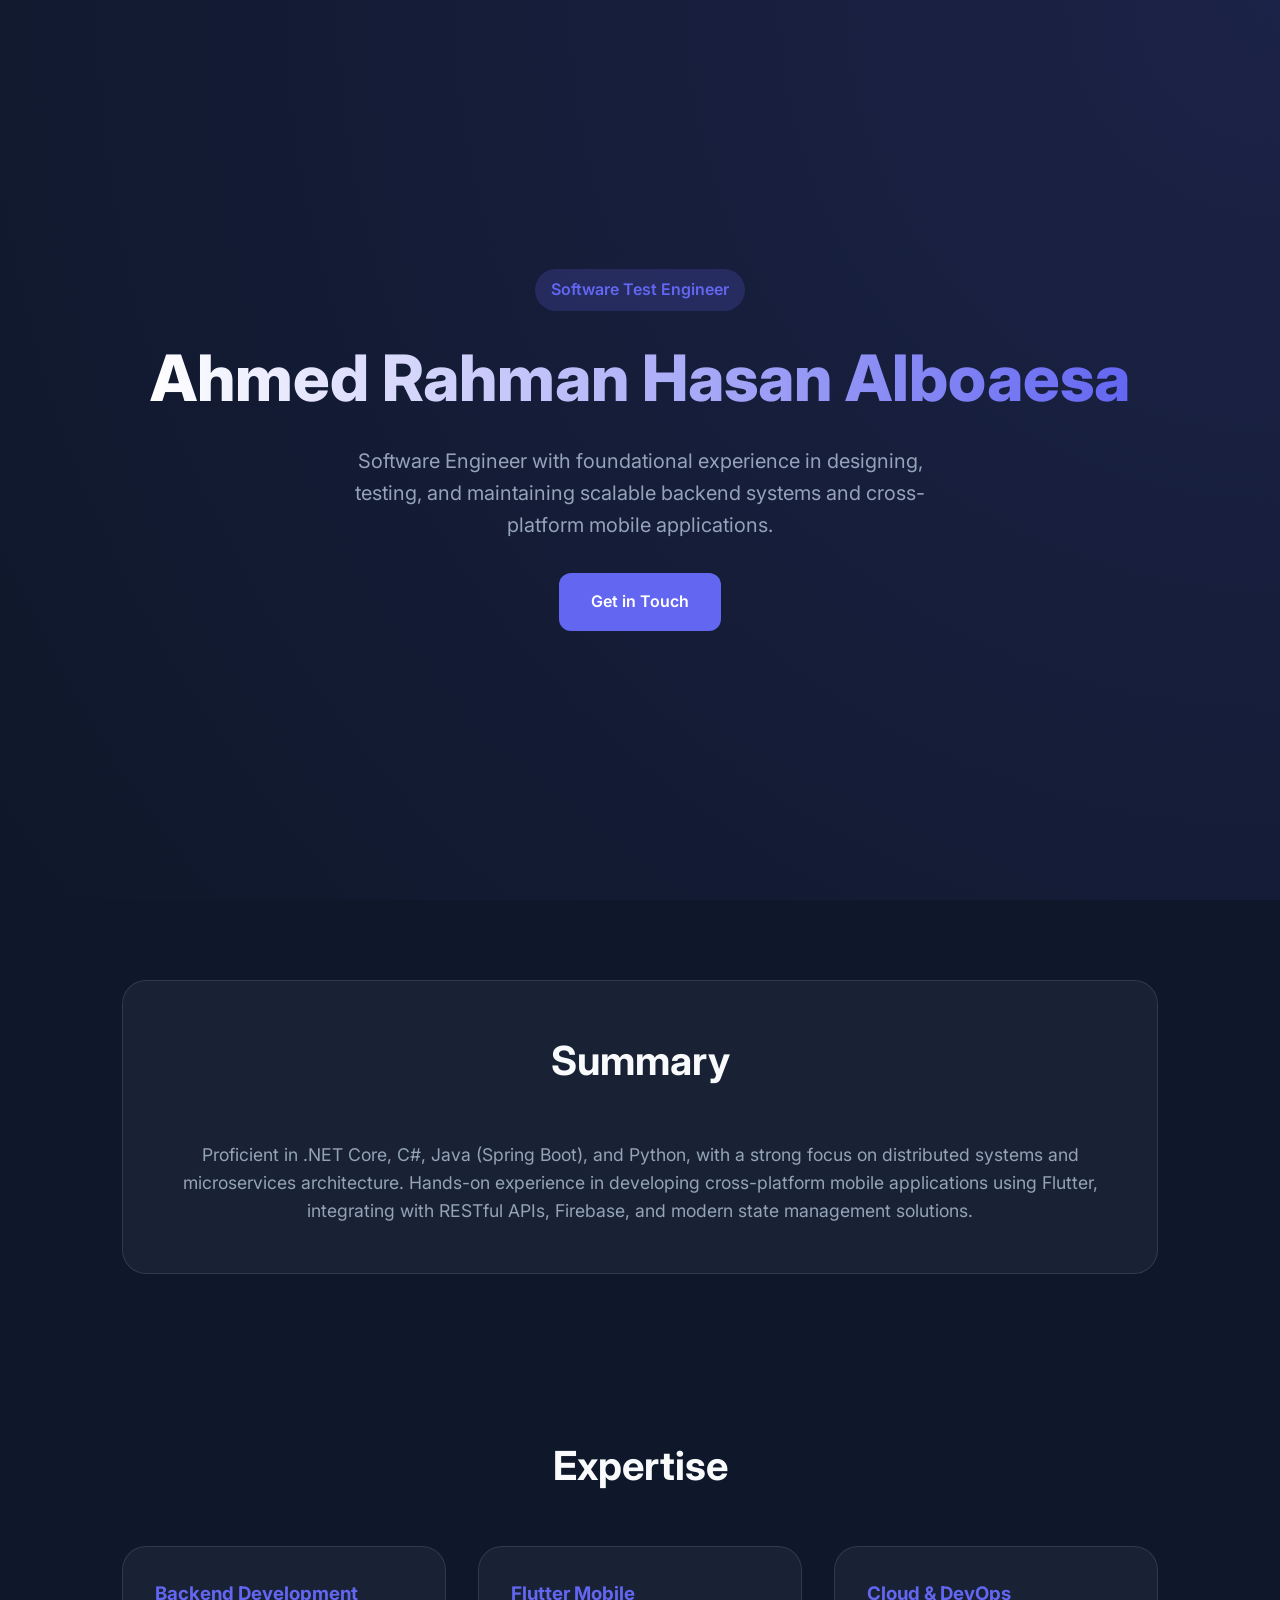
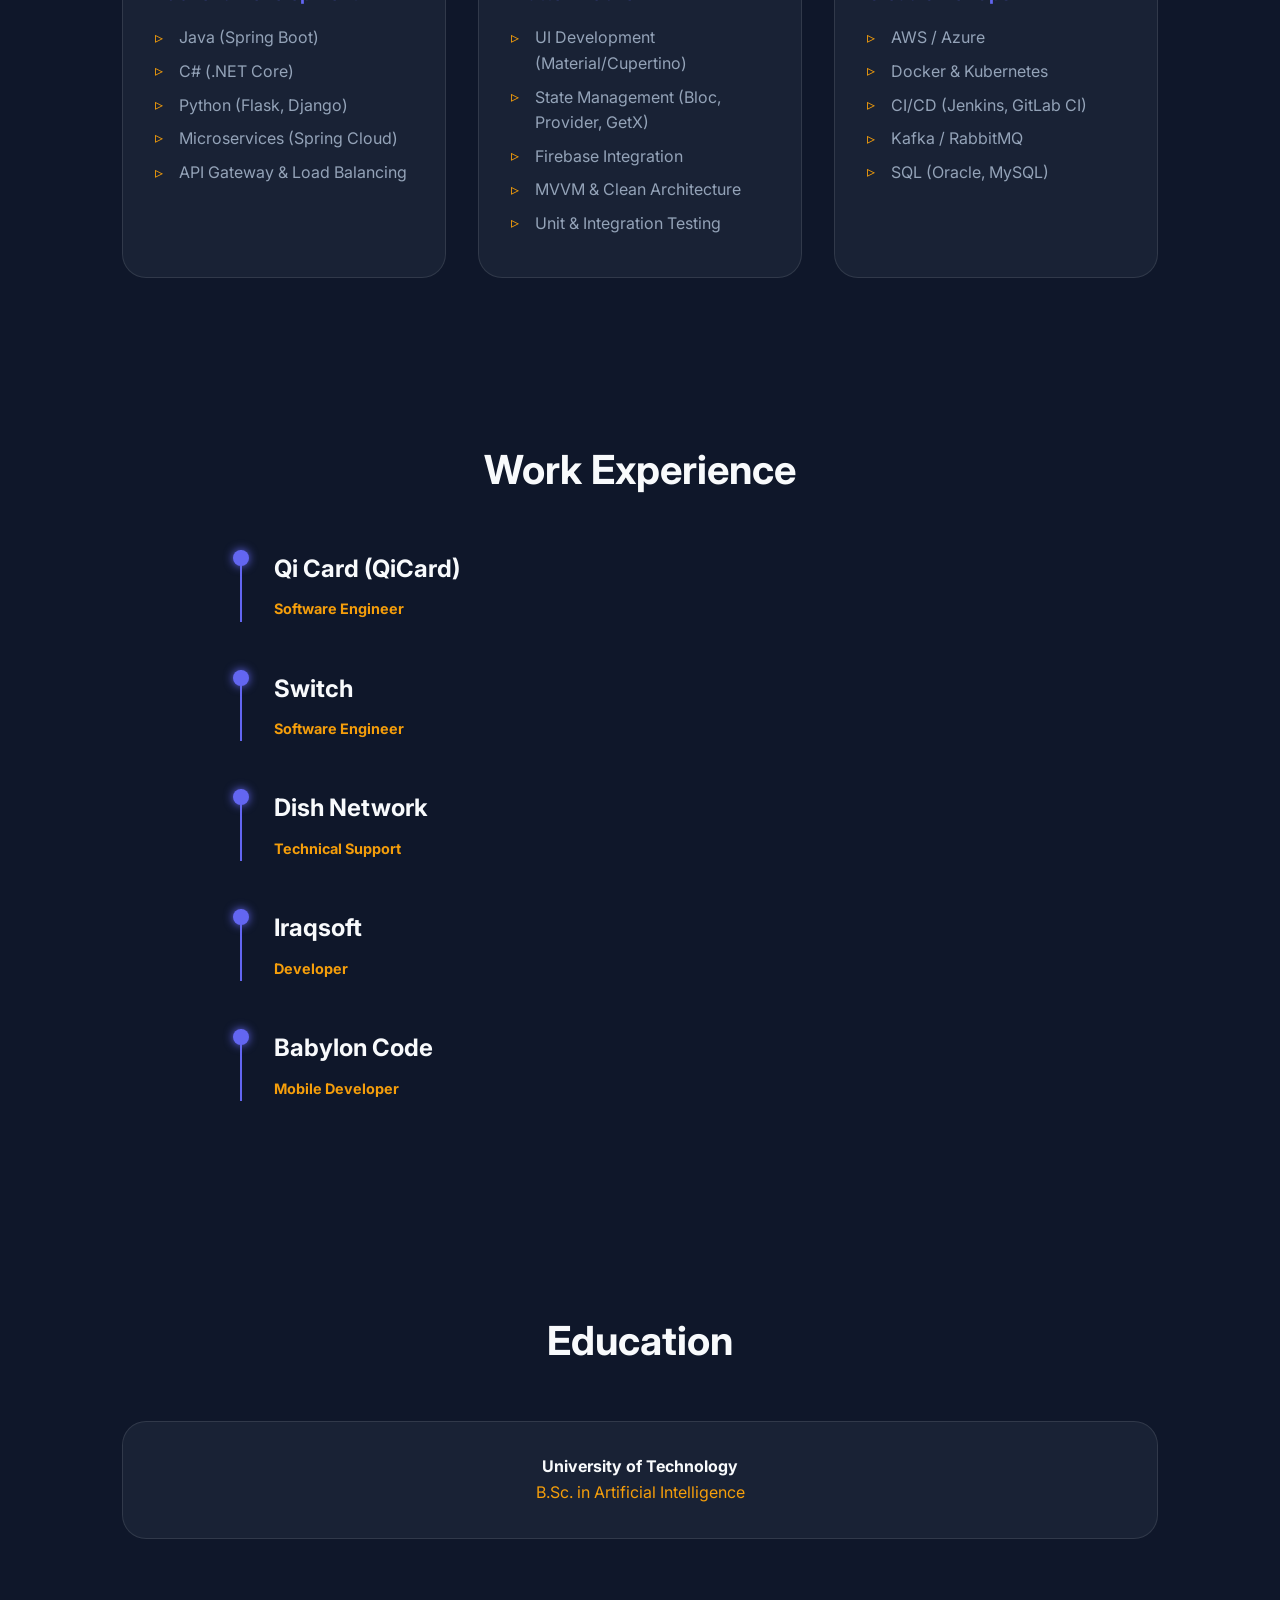
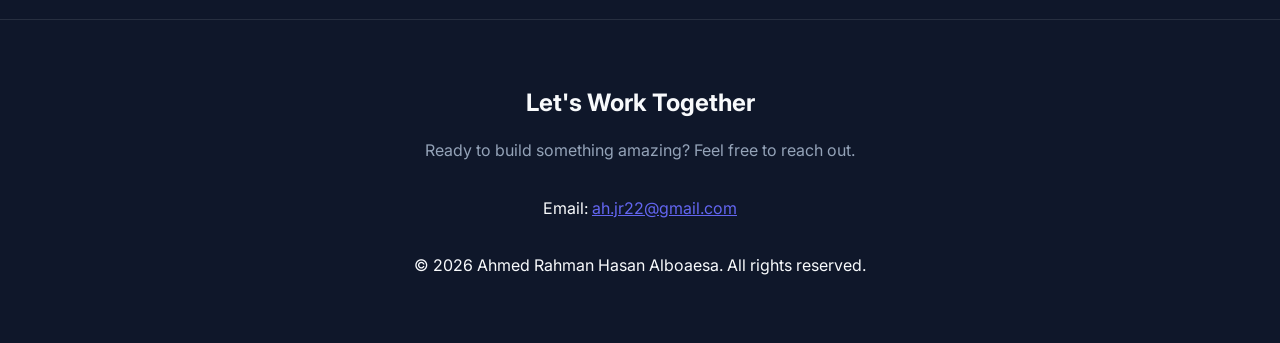
<file: index.html>
<!DOCTYPE html>
<html lang="en">

<head>
    <meta charset="UTF-8">
    <meta name="viewport" content="width=device-width, initial-scale=1.0">
    <title>Ahmed Rahman Hasan Alboaesa | Software Engineer</title>
    <meta name="description"
        content="Portfolio of Ahmed Rahman Hasan Alboaesa - Software Test Engineer & Full Stack Developer specialized in .NET, Java, and Flutter.">
    <link rel="stylesheet" href="index.css">
    <link rel="preconnect" href="https://fonts.googleapis.com">
    <link rel="preconnect" href="https://fonts.gstatic.com" crossorigin>
    <link href="https://fonts.googleapis.com/css2?family=Inter:wght@400;600;800&display=swap" rel="stylesheet">
</head>

<body>

    <header>
        <div class="container hero">
            <span class="badge">Software Test Engineer</span>
            <h1>Ahmed Rahman Hasan Alboaesa</h1>
            <p>Software Engineer with foundational experience in designing, testing, and maintaining scalable backend
                systems and cross-platform mobile applications.</p>
            <a href="#contact" class="btn">Get in Touch</a>
        </div>
    </header>

    <section id="about">
        <div class="container">
            <div class="glass" style="padding: 3rem;">
                <h2 class="section-title">Summary</h2>
                <p style="color: var(--text-dim); font-size: 1.1rem; text-align: center;">
                    Proficient in .NET Core, C#, Java (Spring Boot), and Python, with a strong focus on distributed
                    systems and microservices architecture.
                    Hands-on experience in developing cross-platform mobile applications using Flutter, integrating with
                    RESTful APIs, Firebase, and modern state management solutions.
                </p>
            </div>
        </div>
    </section>

    <section id="skills">
        <div class="container">
            <h2 class="section-title">Expertise</h2>
            <div class="skills-grid">
                <div class="glass skill-card">
                    <h3>Backend Development</h3>
                    <ul class="skill-list">
                        <li>Java (Spring Boot)</li>
                        <li>C# (.NET Core)</li>
                        <li>Python (Flask, Django)</li>
                        <li>Microservices (Spring Cloud)</li>
                        <li>API Gateway & Load Balancing</li>
                    </ul>
                </div>
                <div class="glass skill-card">
                    <h3>Flutter Mobile</h3>
                    <ul class="skill-list">
                        <li>UI Development (Material/Cupertino)</li>
                        <li>State Management (Bloc, Provider, GetX)</li>
                        <li>Firebase Integration</li>
                        <li>MVVM & Clean Architecture</li>
                        <li>Unit & Integration Testing</li>
                    </ul>
                </div>
                <div class="glass skill-card">
                    <h3>Cloud & DevOps</h3>
                    <ul class="skill-list">
                        <li>AWS / Azure</li>
                        <li>Docker & Kubernetes</li>
                        <li>CI/CD (Jenkins, GitLab CI)</li>
                        <li>Kafka / RabbitMQ</li>
                        <li>SQL (Oracle, MySQL)</li>
                    </ul>
                </div>
            </div>
        </div>
    </section>

    <section id="experience">
        <div class="container">
            <h2 class="section-title">Work Experience</h2>
            <div class="timeline">
                <div class="timeline-item">
                    <h4>Qi Card (QiCard)</h4>
                    <span>Software Engineer</span>
                </div>
                <div class="timeline-item">
                    <h4>Switch</h4>
                    <span>Software Engineer</span>
                </div>
                <div class="timeline-item">
                    <h4>Dish Network</h4>
                    <span>Technical Support</span>
                </div>
                <div class="timeline-item">
                    <h4>Iraqsoft</h4>
                    <span>Developer</span>
                </div>
                <div class="timeline-item">
                    <h4>Babylon Code</h4>
                    <span>Mobile Developer</span>
                </div>
            </div>
        </div>
    </section>

    <section id="education">
        <div class="container">
            <h2 class="section-title">Education</h2>
            <div class="glass" style="padding: 2rem; text-align: center;">
                <h4>University of Technology</h4>
                <p style="color: var(--accent);">B.Sc. in Artificial Intelligence</p>
            </div>
        </div>
    </section>

    <footer id="contact">
        <div class="container">
            <h2>Let's Work Together</h2>
            <p style="margin: 1rem 0 2rem; color: var(--text-dim);">Ready to build something amazing? Feel free to reach
                out.</p>
            <p>Email: <a href="mailto:ah.jr22@gmail.com" style="color: var(--primary-color);">ah.jr22@gmail.com</a></p>
            <div style="margin-top: 2rem;">
                <p>&copy; 2026 Ahmed Rahman Hasan Alboaesa. All rights reserved.</p>
            </div>
        </div>
    </footer>

</body>

</html>
</file>
<file: index.css>
:root {
    --primary-color: #6366f1;
    --secondary-color: #4f46e5;
    --bg-dark: #0f172a;
    --card-bg: rgba(30, 41, 59, 0.7);
    --text-main: #f8fafc;
    --text-dim: #94a3b8;
    --accent: #f59e0b;
}

* {
    margin: 0;
    padding: 0;
    box-sizing: border-box;
    font-family: 'Inter', system-ui, -apple-system, sans-serif;
}

body {
    background-color: var(--bg-dark);
    color: var(--text-main);
    line-height: 1.6;
    overflow-x: hidden;
}

.glass {
    background: var(--card-bg);
    backdrop-filter: blur(12px);
    border: 1px solid rgba(255, 255, 255, 0.1);
    border-radius: 24px;
}

/* Layout */
.container {
    max-width: 1100px;
    margin: 0 auto;
    padding: 0 2rem;
}

header {
    height: 100vh;
    display: flex;
    align-items: center;
    justify-content: center;
    text-align: center;
    background: radial-gradient(circle at top right, rgba(99, 102, 241, 0.15), transparent);
}

.hero h1 {
    font-size: 4rem;
    font-weight: 800;
    background: linear-gradient(to right, #fff, var(--primary-color));
    -webkit-background-clip: text;
    -webkit-text-fill-color: transparent;
    margin-bottom: 1rem;
}

.hero p {
    font-size: 1.25rem;
    color: var(--text-dim);
    max-width: 600px;
    margin: 0 auto 2rem;
}

.badge {
    display: inline-block;
    padding: 0.5rem 1rem;
    background: rgba(99, 102, 241, 0.2);
    color: var(--primary-color);
    border-radius: 100px;
    font-weight: 600;
    margin-bottom: 1rem;
}

/* Sections */
section {
    padding: 80px 0;
}

.section-title {
    font-size: 2.5rem;
    margin-bottom: 3rem;
    text-align: center;
}

/* Skills Grid */
.skills-grid {
    display: grid;
    grid-template-columns: repeat(auto-fit, minmax(300px, 1fr));
    gap: 2rem;
}

.skill-card {
    padding: 2rem;
    transition: transform 0.3s ease;
}

.skill-card:hover {
    transform: translateY(-10px);
    border-color: var(--primary-color);
}

.skill-card h3 {
    color: var(--primary-color);
    margin-bottom: 1rem;
}

.skill-list {
    list-style: none;
    color: var(--text-dim);
}

.skill-list li {
    margin-bottom: 0.5rem;
    position: relative;
    padding-left: 1.5rem;
}

.skill-list li::before {
    content: "▹";
    position: absolute;
    left: 0;
    color: var(--accent);
}

/* Experience */
.timeline {
    position: relative;
    max-width: 800px;
    margin: 0 auto;
}

.timeline-item {
    margin-bottom: 3rem;
    padding-left: 2rem;
    border-left: 2px solid var(--primary-color);
    position: relative;
}

.timeline-item::after {
    content: "";
    position: absolute;
    left: -9px;
    top: 0;
    width: 16px;
    height: 16px;
    background: var(--primary-color);
    border-radius: 50%;
    box-shadow: 0 0 10px var(--primary-color);
}

.timeline-item h4 {
    font-size: 1.5rem;
    margin-bottom: 0.5rem;
}

.timeline-item span {
    color: var(--accent);
    font-size: 0.9rem;
    font-weight: bold;
}

/* Footer */
footer {
    padding: 4rem 0;
    text-align: center;
    border-top: 1px solid rgba(255, 255, 255, 0.1);
}

.btn {
    padding: 1rem 2rem;
    background: var(--primary-color);
    color: white;
    text-decoration: none;
    border-radius: 12px;
    font-weight: 600;
    transition: all 0.3s ease;
    display: inline-block;
}

.btn:hover {
    background: var(--secondary-color);
    box-shadow: 0 10px 20px rgba(79, 70, 229, 0.3);
}

@media (max-width: 768px) {
    .hero h1 { font-size: 2.5rem; }
}
</file>
